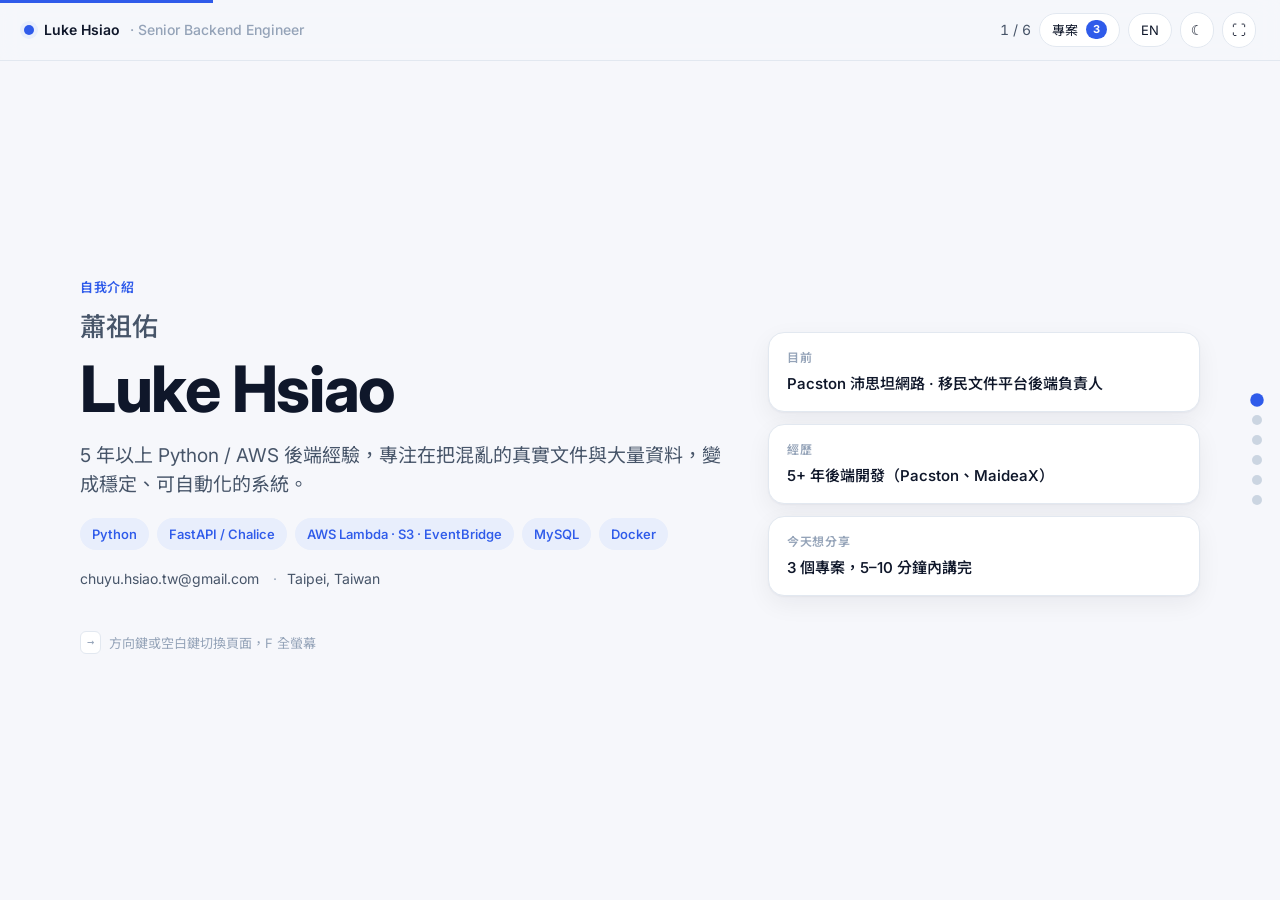
<file: result/index.html>
<!doctype html>
<html lang="zh-Hant">
<head>
  <meta charset="utf-8">
  <meta name="viewport" content="width=device-width, initial-scale=1">
  <title>蕭祖佑 Luke Hsiao｜自我介紹</title>
  <meta name="description" content="Luke Hsiao — Senior Backend Engineer 面試自我介紹 / interview introduction">
  <meta name="robots" content="noindex">
  <script>
    // Apply the saved / requested theme before first paint to avoid a flash.
    (function () {
      var q = new URLSearchParams(location.search).get("theme"), t = null;
      try { t = q || localStorage.getItem("intro.theme"); } catch (e) {}
      if (t !== "dark" && t !== "light") t = matchMedia("(prefers-color-scheme: dark)").matches ? "dark" : "light";
      document.documentElement.setAttribute("data-theme", t);
    })();
  </script>
  <link rel="preconnect" href="https://fonts.googleapis.com">
  <link rel="preconnect" href="https://fonts.gstatic.com" crossorigin>
  <link href="https://fonts.googleapis.com/css2?family=Inter:wght@400;500;600;700;800&family=Noto+Sans+TC:wght@400;500;700;900&display=swap" rel="stylesheet">
  <link rel="stylesheet" href="./assets/style.css">
  <link rel="icon" href="data:image/svg+xml,%3Csvg xmlns='http://www.w3.org/2000/svg' viewBox='0 0 100 100'%3E%3Ccircle cx='50' cy='50' r='40' fill='%232f5bea'/%3E%3C/svg%3E">
</head>
<body>
  <div id="app"></div>
  <!-- 文字內容都在這兩個檔案裡 / all text lives in these two files -->
  <script src="./content/zh.js"></script>
  <script src="./content/en.js"></script>
  <script src="./assets/app.js"></script>
</body>
</html>
</file>
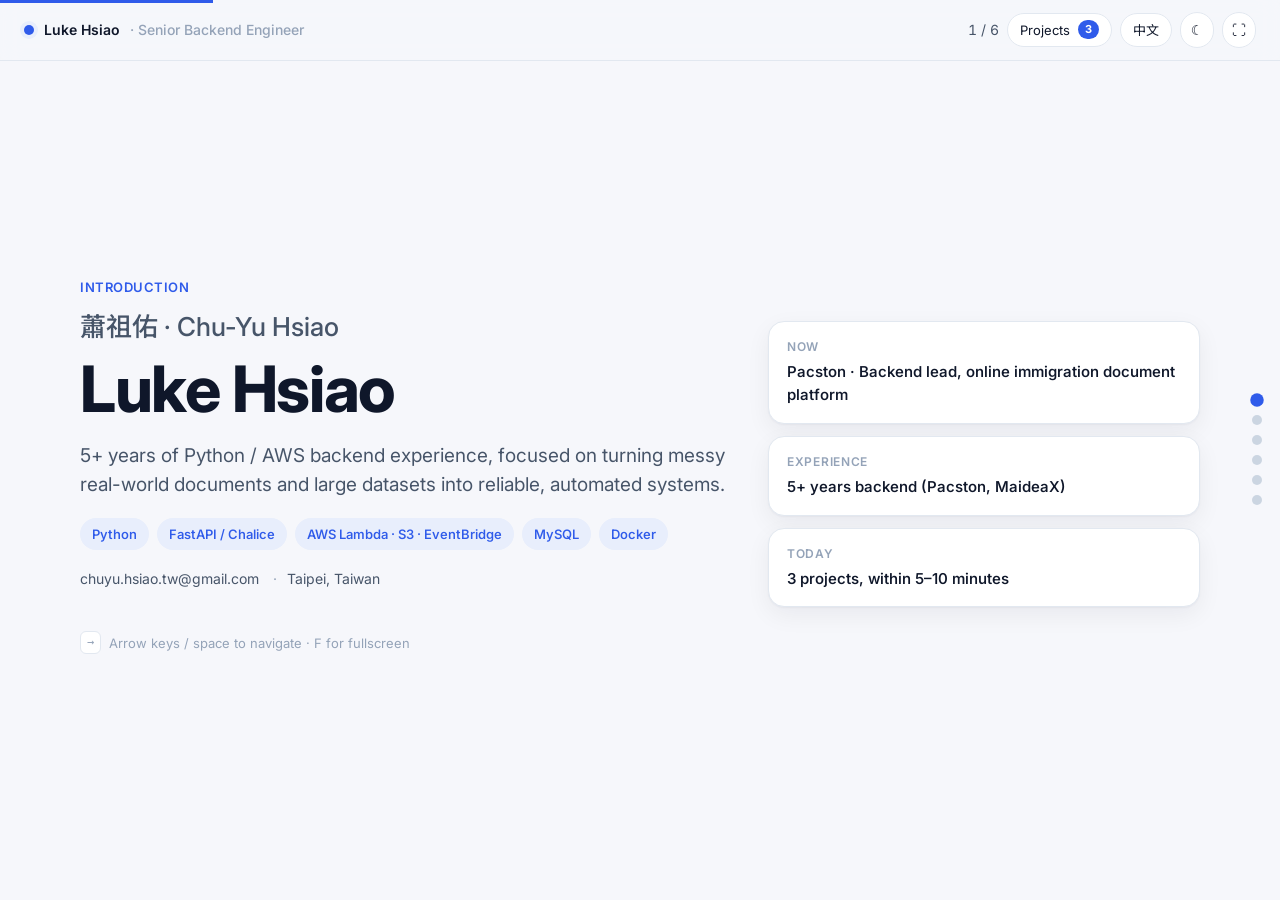
<file: result/en.html>
<!doctype html>
<html lang="en">
<head>
  <meta charset="utf-8">
  <title>Luke Hsiao | Introduction</title>
  <meta name="robots" content="noindex">
  <script>
    // English entry point: same deck, English selected. Keeps any extra query / hash.
    var p = new URLSearchParams(location.search); p.set("lang", "en");
    location.replace("./index.html?" + p.toString() + location.hash);
  </script>
</head>
<body><a href="./index.html?lang=en">English version</a></body>
</html>
</file>
<file: result/assets/style.css>
/* ------------------------------------------------------------
   Interview self-introduction deck
   Edit colours / fonts here. Content lives in ../content/*.js
   ------------------------------------------------------------ */

:root {
  --bg: #f6f7fb;
  --surface: #ffffff;
  --surface-2: #f0f2f8;
  --text: #0f172a;
  --text-2: #475569;
  --text-3: #94a3b8;
  --line: #e2e8f0;
  --accent: #2f5bea;
  --accent-2: #0ea5a4;
  --accent-soft: #e8eefc;
  --accent-2-soft: #e0f5f4;
  --warn-soft: #fff4e5;
  --warn: #d97706;
  --shadow: 0 1px 2px rgba(15, 23, 42, .04), 0 8px 24px rgba(15, 23, 42, .06);
  --radius: 16px;
  --radius-sm: 10px;
  --font-sans: "Inter", "Noto Sans TC", "PingFang TC", "Microsoft JhengHei", system-ui, -apple-system, sans-serif;
  --font-mono: "JetBrains Mono", "SFMono-Regular", Menlo, Consolas, monospace;
  --glass: rgba(246, 247, 251, .82);
  --dot: #cbd5e1;
  --dot-hover: #94a3b8;
  --problem-dot: #f5b45a;
  --result-dot: #5ecfcd;
  color-scheme: light;
}

/* Dark theme: toggled with the ☾ button / D key (stored in localStorage),
   defaults to the OS preference. */
:root[data-theme="dark"] {
  --bg: #0b1020;
  --surface: #141a2e;
  --surface-2: #1c2440;
  --text: #e8ecf6;
  --text-2: #aab4ca;
  --text-3: #6f7a96;
  --line: #273150;
  --accent: #7c9cff;
  --accent-2: #2dd4bf;
  --accent-soft: #1d2a52;
  --accent-2-soft: #0f3b3a;
  --warn-soft: #3a2a12;
  --warn: #f5b04a;
  --shadow: 0 1px 2px rgba(0, 0, 0, .3), 0 8px 24px rgba(0, 0, 0, .35);
  --glass: rgba(11, 16, 32, .82);
  --dot: #34406a;
  --dot-hover: #56639a;
  --problem-dot: #d99a3a;
  --result-dot: #2dd4bf;
  color-scheme: dark;
}

* { box-sizing: border-box; }
html { scroll-behavior: smooth; }
html, body { margin: 0; height: 100%; }

body {
  transition: background-color .2s, color .2s;
  font-family: var(--font-sans);
  color: var(--text);
  background: var(--bg);
  -webkit-font-smoothing: antialiased;
  line-height: 1.55;
  font-size: 16px;
}

a { color: var(--accent); text-decoration: none; }
a:hover { text-decoration: underline; }
strong { font-weight: 650; color: var(--text); }
code { font-family: var(--font-mono); font-size: .92em; background: var(--surface-2); padding: .1em .35em; border-radius: 6px; }

/* ---------- Top bar ---------- */
.topbar {
  position: fixed; top: 0; left: 0; right: 0; z-index: 20;
  display: flex; align-items: center; justify-content: space-between;
  padding: 12px 24px;
  background: var(--glass);
  backdrop-filter: saturate(160%) blur(10px);
  -webkit-backdrop-filter: saturate(160%) blur(10px);
  border-bottom: 1px solid var(--line);
  font-size: 14px;
}
.topbar .brand { display: flex; align-items: center; gap: 10px; font-weight: 600; }
.topbar .brand .dot { width: 10px; height: 10px; border-radius: 50%; background: var(--accent); box-shadow: 0 0 0 4px var(--accent-soft); }
.topbar .brand .sub { color: var(--text-3); font-weight: 500; }
.topbar .tools { display: flex; align-items: center; gap: 8px; }
.topbar .counter { color: var(--text-2); font-variant-numeric: tabular-nums; min-width: 48px; text-align: right; }
.btn {
  appearance: none; border: 1px solid var(--line); background: var(--surface);
  color: var(--text); border-radius: 999px; padding: 6px 12px; font: inherit; font-size: 13px;
  cursor: pointer; display: inline-flex; align-items: center; gap: 6px; transition: background .15s, border-color .15s;
}
.btn:hover { background: var(--surface-2); border-color: var(--text-3); text-decoration: none; }
.btn.icon { width: 34px; justify-content: center; padding: 6px 0; font-size: 14px; }
.btn.primary { background: var(--accent); border-color: var(--accent); color: #fff; }
.btn.primary:hover { filter: brightness(.92); }

/* ---------- Progress ---------- */
.progress { position: fixed; top: 0; left: 0; height: 3px; background: var(--accent); z-index: 30; width: 0; transition: width .25s ease; }

/* ---------- Side dots ---------- */
.dots { position: fixed; right: 18px; top: 50%; transform: translateY(-50%); z-index: 20; display: flex; flex-direction: column; gap: 10px; }
.dots a { width: 10px; height: 10px; border-radius: 50%; background: var(--dot); display: block; transition: transform .15s, background .15s; position: relative; }
.dots a:hover { background: var(--dot-hover); }
.dots a.active { background: var(--accent); transform: scale(1.35); }
.dots a span {
  position: absolute; right: 20px; top: 50%; transform: translateY(-50%);
  white-space: nowrap; font-size: 12px; color: var(--text-2); background: var(--surface);
  border: 1px solid var(--line); padding: 3px 8px; border-radius: 6px; opacity: 0; pointer-events: none; transition: opacity .15s;
}
.dots a:hover span { opacity: 1; }

/* ---------- Deck / slides ---------- */
.deck { height: 100vh; overflow-y: auto; scroll-snap-type: y mandatory; scroll-padding-top: 0; }
.slide {
  min-height: 100vh; scroll-snap-align: start; scroll-snap-stop: always;
  display: flex; align-items: center; justify-content: center;
  padding: 76px 72px 48px;
}
.slide-inner { width: 100%; max-width: 1120px; }

.eyebrow {
  display: inline-flex; align-items: center; gap: 10px;
  font-size: 13px; font-weight: 600; letter-spacing: .04em; text-transform: uppercase; color: var(--accent);
  margin-bottom: 10px;
}
.eyebrow .sep { color: var(--text-3); font-weight: 400; }
.eyebrow .muted { color: var(--text-2); text-transform: none; letter-spacing: 0; font-weight: 500; }

h1 { font-size: clamp(38px, 5.4vw, 64px); line-height: 1.08; margin: 0 0 14px; letter-spacing: -.02em; font-weight: 750; }
h2 { font-size: clamp(28px, 3.4vw, 40px); line-height: 1.15; margin: 0 0 8px; letter-spacing: -.015em; font-weight: 720; }
h3 { font-size: 15px; margin: 0 0 10px; font-weight: 650; color: var(--text); display: flex; align-items: center; gap: 8px; }
.lead { font-size: clamp(16px, 1.5vw, 19px); color: var(--text-2); margin: 0 0 18px; max-width: 72ch; }

/* chips */
.chips { display: flex; flex-wrap: wrap; gap: 8px; margin: 0 0 18px; }
.chip {
  font-size: 13px; font-weight: 550; padding: 5px 11px; border-radius: 999px;
  background: var(--surface); border: 1px solid var(--line); color: var(--text-2);
}
.chip.accent { background: var(--accent-soft); border-color: transparent; color: var(--accent); }

/* cards */
.card {
  background: var(--surface); border: 1px solid var(--line); border-radius: var(--radius);
  padding: 18px 20px; box-shadow: var(--shadow);
}
.card .tag {
  width: 26px; height: 26px; border-radius: 8px; display: inline-flex; align-items: center; justify-content: center;
  font-size: 13px; font-weight: 700; color: #fff; background: var(--accent);
}
.card.problem .tag { background: var(--warn); }
.card.solution .tag { background: var(--accent); }
.card.result .tag { background: var(--accent-2); }

.grid-3 { display: grid; grid-template-columns: 1.05fr 1.45fr 1fr; gap: 16px; }
.grid-2 { display: grid; grid-template-columns: 1fr 1fr; gap: 16px; }

ul.list { margin: 0; padding-left: 0; list-style: none; display: flex; flex-direction: column; gap: 9px; }
ul.list li { position: relative; padding-left: 18px; color: var(--text-2); font-size: 14.5px; line-height: 1.5; }
ul.list li::before { content: ""; position: absolute; left: 0; top: .62em; width: 7px; height: 7px; border-radius: 50%; background: var(--dot); }
.card.problem ul.list li::before { background: var(--problem-dot); }
.card.result ul.list li::before { background: var(--result-dot); }

ol.steps { margin: 0; padding: 0; list-style: none; display: flex; flex-direction: column; gap: 10px; counter-reset: step; }
ol.steps li { display: grid; grid-template-columns: 24px 1fr; gap: 10px; align-items: start; font-size: 14.5px; line-height: 1.5; color: var(--text-2); }
ol.steps li::before {
  counter-increment: step; content: counter(step);
  width: 22px; height: 22px; border-radius: 50%; background: var(--accent-soft); color: var(--accent);
  font-size: 12px; font-weight: 700; display: inline-flex; align-items: center; justify-content: center; margin-top: 2px;
}
ol.steps li b { color: var(--text); font-weight: 650; }

/* big number */
.stat { display: flex; flex-direction: column; gap: 2px; }
.stat .num { font-size: clamp(36px, 4.4vw, 54px); font-weight: 780; letter-spacing: -.03em; line-height: 1; color: var(--accent-2); }
.stat .label { font-size: 14px; color: var(--text-2); }
.stat-row { display: grid; grid-template-columns: repeat(4, 1fr); gap: 14px; margin: 18px 0; }
.stat-row .card { padding: 14px 18px; }
.stat-row .num { color: var(--accent); font-size: clamp(28px, 3.2vw, 40px); }

/* flow */
.flow { display: flex; flex-wrap: wrap; align-items: center; gap: 8px; margin-top: 14px; }
.flow .node {
  background: var(--surface); border: 1px solid var(--line); border-radius: 10px; padding: 7px 10px;
  font-size: 12.5px; font-weight: 600; color: var(--text); box-shadow: var(--shadow);
}
.flow .node.hl { border-color: var(--accent); color: var(--accent); background: var(--accent-soft); }
.flow .node small { display: block; font-weight: 500; color: var(--text-3); font-size: 11px; margin-top: 1px; }
.flow .arrow { color: var(--text-3); font-size: 15px; line-height: 1; }

/* cover */
.cover .name-zh { font-size: clamp(20px, 2.2vw, 26px); color: var(--text-2); margin: 0 0 6px; font-weight: 500; }
.cover .role { font-size: clamp(18px, 2vw, 24px); color: var(--accent); font-weight: 650; margin: 0 0 18px; }
.cover .hint { margin-top: 42px; color: var(--text-3); font-size: 13px; display: flex; align-items: center; gap: 8px; }
.cover .hint kbd { font-family: var(--font-mono); font-size: 12px; border: 1px solid var(--line); background: var(--surface); padding: 1px 6px; border-radius: 6px; }
.cover .contact { display: flex; flex-wrap: wrap; gap: 14px; color: var(--text-2); font-size: 14px; margin-top: 8px; }
.cover .contact span::before { content: "·"; margin-right: 10px; color: var(--text-3); }
.cover .contact span:first-child::before { content: none; }
.cover-grid { display: grid; grid-template-columns: 1.2fr .8fr; gap: 40px; align-items: center; }
.cover .aside { display: flex; flex-direction: column; gap: 12px; }
.cover .aside .card { padding: 16px 18px; }
.cover .aside .k { font-size: 12px; color: var(--text-3); font-weight: 600; text-transform: uppercase; letter-spacing: .06em; margin-bottom: 4px; }
.cover .aside .v { font-size: 15px; color: var(--text); font-weight: 550; }

/* about */
.about-grid { display: grid; grid-template-columns: .9fr 1.1fr; gap: 18px; align-items: start; margin-top: 6px; }
.timeline { display: flex; flex-direction: column; gap: 0; }
.timeline .item { display: grid; grid-template-columns: 132px 1fr; gap: 12px; padding: 10px 0; border-bottom: 1px dashed var(--line); }
.timeline .item:last-child { border-bottom: 0; }
.timeline .when { font-size: 13px; color: var(--text-3); font-variant-numeric: tabular-nums; padding-top: 2px; }
.timeline .what b { display: block; font-weight: 650; }
.timeline .what span { font-size: 14px; color: var(--text-2); }
.highlights { display: flex; flex-direction: column; gap: 10px; }
.highlights .hl {
  display: grid; grid-template-columns: 34px 1fr; gap: 10px; align-items: start;
  background: var(--surface); border: 1px solid var(--line); border-radius: var(--radius-sm); padding: 10px 14px;
}
.highlights .hl .ic { width: 32px; height: 32px; border-radius: 9px; background: var(--accent-soft); color: var(--accent); display: inline-flex; align-items: center; justify-content: center; font-weight: 700; font-size: 14px; }
.highlights .hl b { display: block; font-weight: 650; }
.highlights .hl span { font-size: 14px; color: var(--text-2); }

/* closing */
.closing .big { font-size: clamp(34px, 4.6vw, 56px); font-weight: 760; letter-spacing: -.02em; margin: 0 0 12px; }
.closing .grid-3 { grid-template-columns: repeat(3, 1fr); margin-top: 20px; }
.closing .card b { display: block; margin-bottom: 4px; font-weight: 650; }
.closing .card span { color: var(--text-2); font-size: 14px; }
.closing .contact { margin-top: 18px; color: var(--text-2); font-size: 15px; display: flex; gap: 18px; flex-wrap: wrap; }

.footnote { margin-top: 16px; font-size: 13px; color: var(--text-3); }

/* embed mode (used by the rehearsal page): compact chrome */
body.embed .topbar .tools .btn.lang { display: none; }
body.embed .cover .hint { display: none; }
body.embed .deck { scrollbar-width: none; }
body.embed .deck::-webkit-scrollbar { display: none; }

/* ---------- Responsive ---------- */
@media (max-width: 1024px) {
  .slide { padding: 84px 40px 56px; }
  .grid-3 { grid-template-columns: 1fr 1fr; }
  .grid-3 .card.solution { grid-column: 1 / -1; }
  .stat-row { grid-template-columns: repeat(2, 1fr); }
  .cover-grid, .about-grid { grid-template-columns: 1fr; }
  .dots { display: none; }
}
@media (max-width: 640px) {
  .deck { scroll-snap-type: none; }
  .slide { min-height: auto; padding: 84px 20px 40px; }
  .grid-3, .grid-2, .closing .grid-3 { grid-template-columns: 1fr; }
  .topbar { padding: 10px 14px; }
  .topbar .brand .sub { display: none; }
  .timeline .item { grid-template-columns: 1fr; gap: 2px; }
}

@media (prefers-reduced-motion: reduce) {
  html { scroll-behavior: auto; }
}

/* ---------- Project picker ---------- */
#pickerBtn .count { background: var(--accent); color: #fff; border-radius: 999px; font-size: 11px; font-weight: 700; padding: 1px 7px; margin-left: 2px; }
#pickerBtn.active { border-color: var(--accent); color: var(--accent); }
.picker-backdrop { position: fixed; inset: 0; z-index: 40; background: rgba(15, 23, 42, .35); }
.picker {
  position: fixed; top: 58px; right: 18px; z-index: 41; width: min(560px, calc(100vw - 36px));
  max-height: calc(100vh - 80px); display: flex; flex-direction: column;
  background: var(--surface); border: 1px solid var(--line); border-radius: 14px; box-shadow: 0 16px 48px rgba(0, 0, 0, .25);
  font-size: 14px;
}
.picker .muted { color: var(--text-3); font-size: 12.5px; }
.picker .spacer { flex: 1; }
.picker-hd { display: flex; align-items: flex-start; justify-content: space-between; gap: 12px; padding: 14px 16px 10px; border-bottom: 1px solid var(--line); }
.picker-hd b { font-size: 15px; }
.picker-list { overflow: auto; padding: 6px 8px; display: flex; flex-direction: column; gap: 2px; }
.picker-row {
  display: grid; grid-template-columns: 18px 22px 1fr auto auto; gap: 10px; align-items: center;
  padding: 9px 10px; border-radius: 10px; cursor: pointer; border: 1px solid transparent;
}
.picker-row:hover { background: var(--surface-2); }
.picker-row.on { border-color: var(--accent-soft); }
.picker-row input { accent-color: var(--accent); width: 16px; height: 16px; margin: 0; }
.picker-row .pos { width: 22px; height: 22px; border-radius: 50%; background: var(--accent-soft); color: var(--accent); font-size: 12px; font-weight: 700; display: inline-flex; align-items: center; justify-content: center; }
.picker-row:not(.on) .pos { background: transparent; }
.picker-row .txt { min-width: 0; }
.picker-row .txt b { display: block; font-weight: 650; }
.picker-row .txt span { display: block; color: var(--text-3); font-size: 12.5px; white-space: nowrap; overflow: hidden; text-overflow: ellipsis; }
.picker-row .mins { font-family: var(--font-mono); font-size: 12px; color: var(--text-3); white-space: nowrap; }
.picker-row .ord { display: inline-flex; gap: 2px; }
.picker-row .mv { border: 1px solid var(--line); background: var(--surface); color: var(--text-2); border-radius: 6px; width: 24px; height: 24px; font: inherit; font-size: 12px; cursor: pointer; }
.picker-row .mv:hover:not(:disabled) { border-color: var(--accent); color: var(--accent); }
.picker-row .mv:disabled { opacity: .3; cursor: default; }
.picker-ft { display: flex; align-items: center; gap: 8px; padding: 10px 16px 12px; border-top: 1px solid var(--line); }
@media (max-width: 640px) {
  .picker-row { grid-template-columns: 18px 1fr auto; }
  .picker-row .pos, .picker-row .mins { display: none; }
}
.picker[hidden], .picker-backdrop[hidden] { display: none; }
</file>
